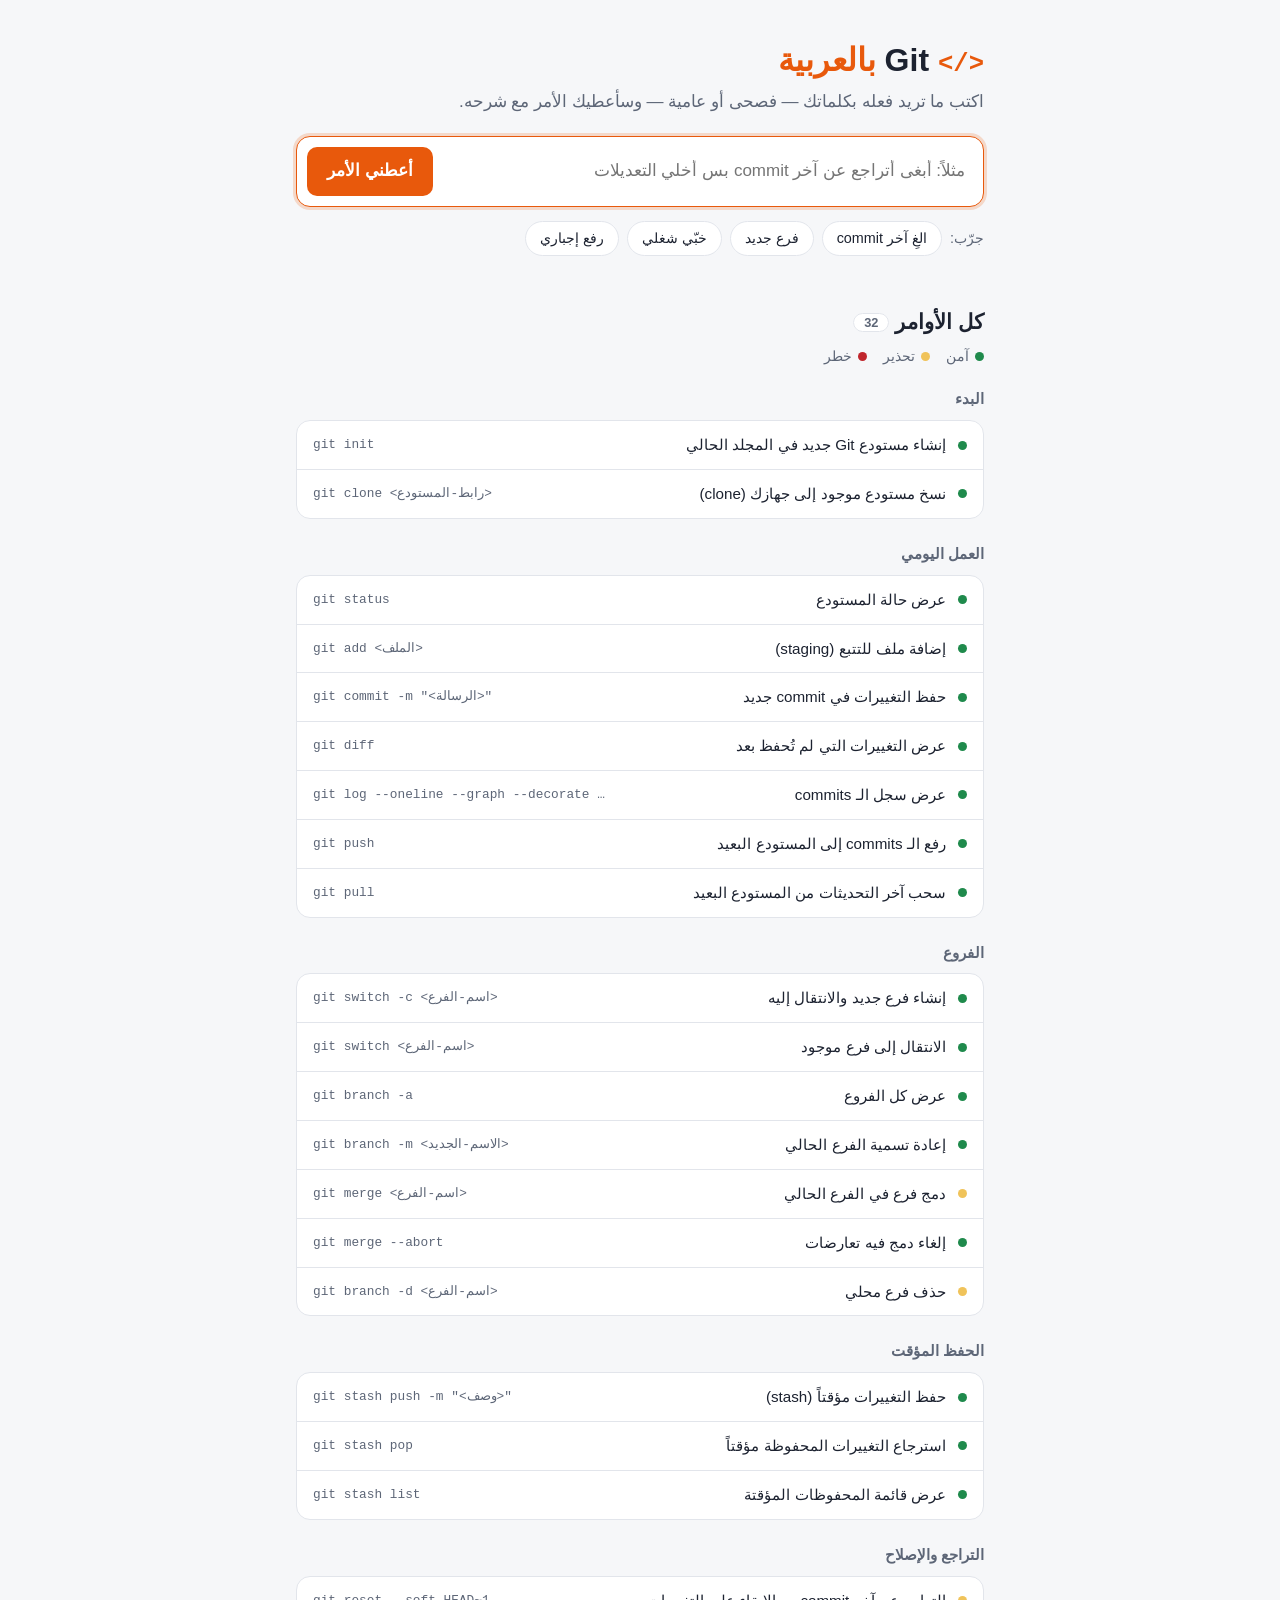
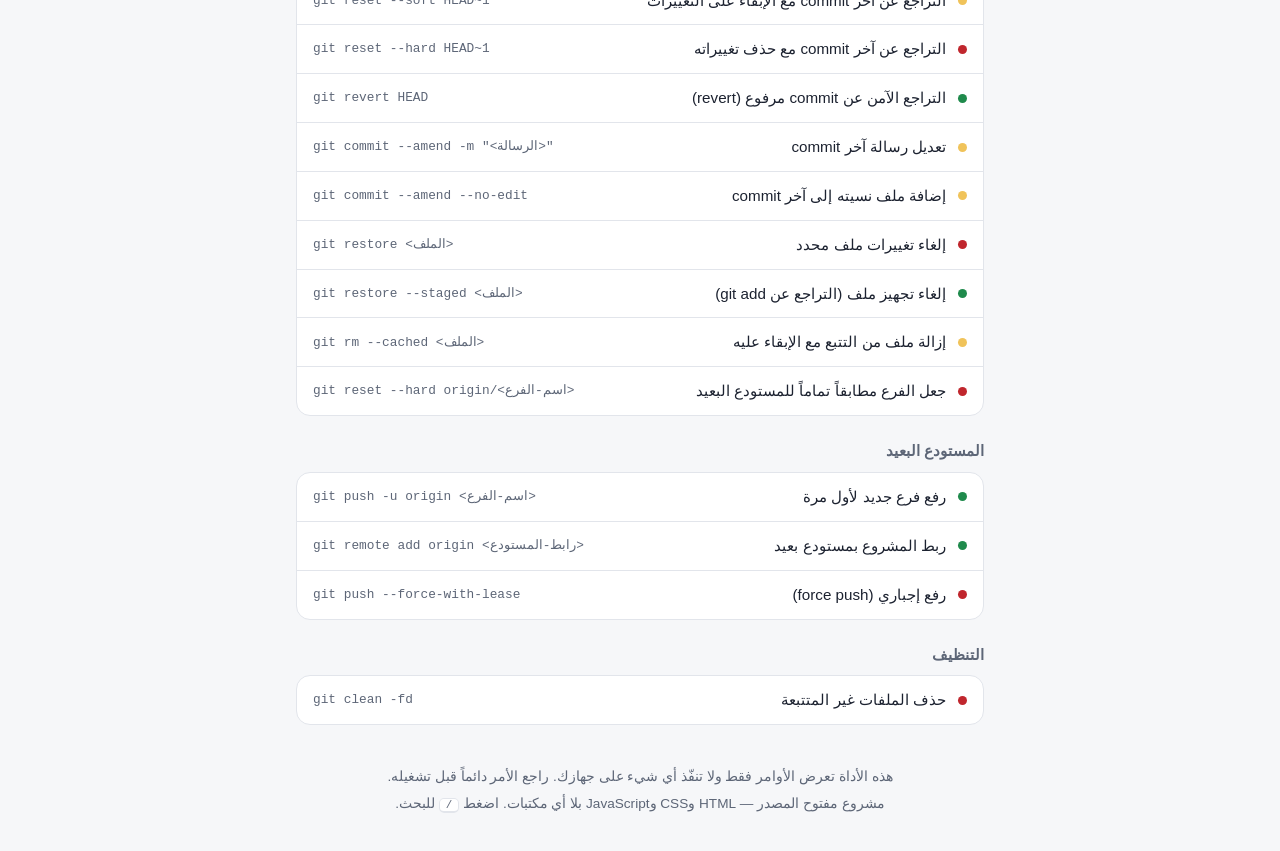
<file: index.html>
<!doctype html>
<html lang="ar" dir="rtl">
<head>
  <meta charset="utf-8">
  <meta name="viewport" content="width=device-width, initial-scale=1">
  <title>Git بالعربية — اكتب ما تريد واحصل على الأمر</title>
  <meta name="description" content="اكتب بالعربية — فصحى أو عامية — ما تريد فعله في Git، واحصل على الأمر الصحيح مع شرح مختصر وتحذير إن كان خطيراً.">
  <meta name="theme-color" content="#e8590c">

  <!-- معاينة الرابط في LinkedIn وغيره (تحتاج روابط كاملة) -->
  <link rel="canonical" href="https://alikhalid333444-stack.github.io/git-arabic/">
  <meta property="og:type" content="website">
  <meta property="og:locale" content="ar_AR">
  <meta property="og:title" content="Git بالعربية">
  <meta property="og:description" content="اكتب ما تريد فعله في Git بالعربية — فصحى أو عامية — واحصل على الأمر مع شرحه وتحذير إن كان خطيراً.">
  <meta property="og:image" content="https://alikhalid333444-stack.github.io/git-arabic/og-image.png">
  <meta property="og:image:width" content="1200">
  <meta property="og:image:height" content="627">
  <meta property="og:url" content="https://alikhalid333444-stack.github.io/git-arabic/">
  <meta name="twitter:card" content="summary_large_image">

  <link rel="icon" href="data:image/svg+xml,%3Csvg xmlns='http://www.w3.org/2000/svg' viewBox='0 0 64 64'%3E%3Crect width='64' height='64' rx='14' fill='%23e8590c'/%3E%3Ccircle cx='22' cy='18' r='6' fill='white'/%3E%3Ccircle cx='22' cy='46' r='6' fill='white'/%3E%3Ccircle cx='44' cy='28' r='6' fill='white'/%3E%3Cpath d='M22 24v16M44 34c0 8-10 8-18 10' stroke='white' stroke-width='4' fill='none'/%3E%3C/svg%3E">
  <link rel="stylesheet" href="style.css">
</head>
<body>
  <main class="wrap">
    <header class="site-head">
      <h1><span class="logo" aria-hidden="true">&lt;/&gt;</span> Git <span class="accent">بالعربية</span></h1>
      <p class="muted">اكتب ما تريد فعله بكلماتك — فصحى أو عامية — وسأعطيك الأمر مع شرحه.</p>
    </header>

    <form id="ask-form" class="card ask" autocomplete="off">
      <label for="query" class="sr-only">ماذا تريد أن تفعل؟</label>
      <input id="query" type="text" placeholder="مثلاً: أبغى أتراجع عن آخر commit بس أخلي التعديلات" autofocus>
      <button type="submit" class="primary">أعطني الأمر</button>
    </form>

    <div id="examples" class="examples" aria-label="أمثلة">
      <span class="muted">جرّب:</span>
      <button type="button" class="chip" data-example="لا تحذف تعديلاتي بس الغي آخر كوميت">الغِ آخر commit</button>
      <button type="button" class="chip" data-example="اعمل فرع جديد اسمه feature-login">فرع جديد</button>
      <button type="button" class="chip" data-example="خبي شغلي على جنب شوي">خبّي شغلي</button>
      <button type="button" class="chip" data-example="ابي ارفع غصب على السيرفر">رفع إجباري</button>
    </div>

    <section id="output" aria-live="polite" hidden></section>

    <section class="catalog-section" aria-labelledby="catalog-title">
      <h2 id="catalog-title">كل الأوامر <span class="count" id="command-count"></span></h2>
      <p class="muted legend">
        <span><span class="dot dot-safe"></span> آمن</span>
        <span><span class="dot dot-warning"></span> تحذير</span>
        <span><span class="dot dot-danger"></span> خطر</span>
      </p>
      <div id="catalog" class="catalog"></div>
    </section>

    <footer class="site-foot muted">
      <p>هذه الأداة تعرض الأوامر فقط ولا تنفّذ أي شيء على جهازك. راجع الأمر دائماً قبل تشغيله.</p>
      <p>مشروع مفتوح المصدر — HTML وCSS وJavaScript بلا أي مكتبات. اضغط <kbd>/</kbd> للبحث.</p>
    </footer>
  </main>
  <script src="app.js"></script>
</body>
</html>
</file>
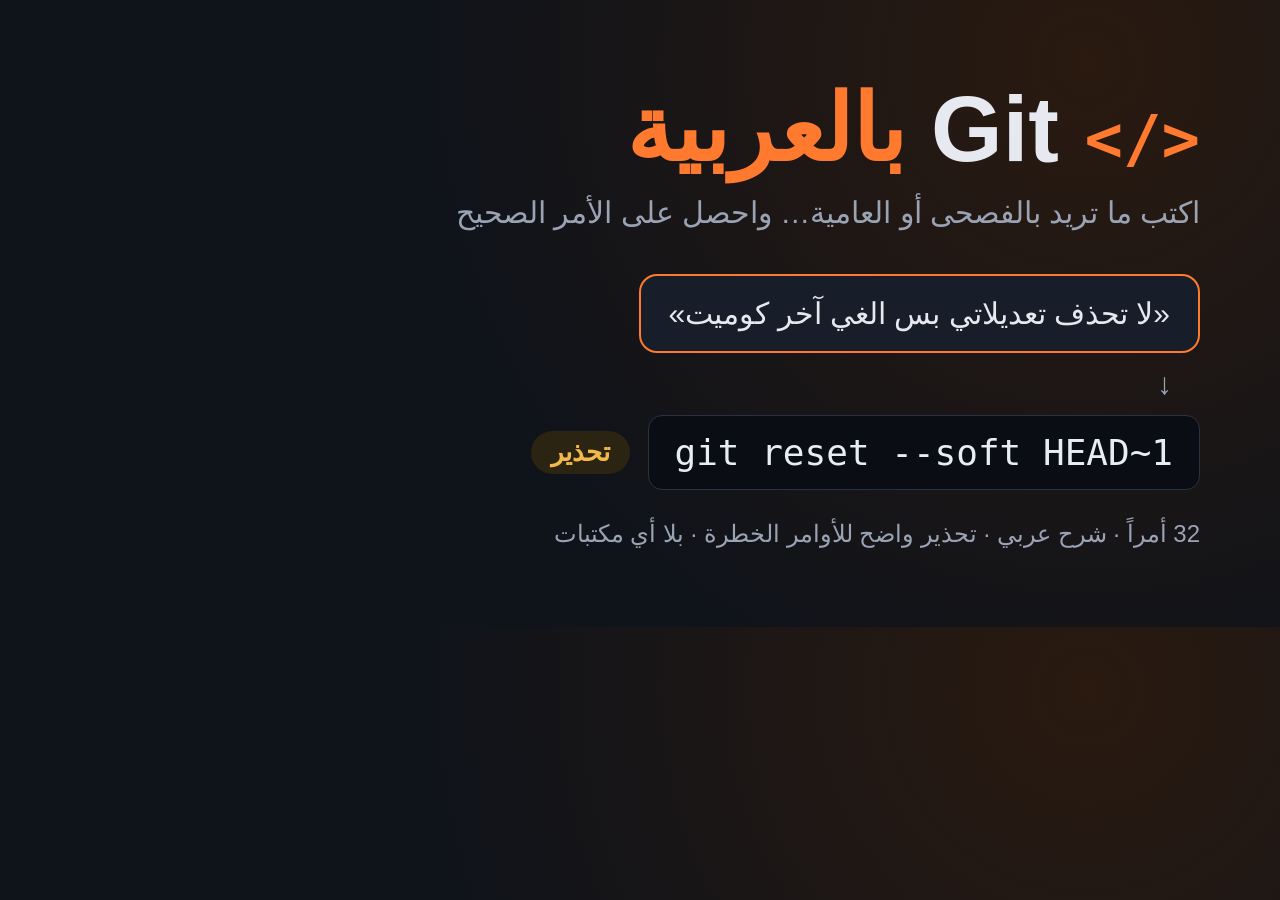
<file: social/og.html>
<!doctype html>
<html lang="ar" dir="rtl">
<head>
<meta charset="utf-8">
<title>og-image</title>
<!-- مصدر صورة المعاينة og-image.png (1200×627). أعد توليدها بالأمر الموجود في README. -->
<style>
  html, body { margin: 0; }
  body {
    width: 1200px; height: 627px; overflow: hidden;
    background: radial-gradient(circle at 85% 10%, #2a1a10 0%, #0f131a 55%);
    color: #e6e9ef;
    font-family: "Segoe UI", "Noto Sans Arabic", Tahoma, sans-serif;
    display: flex; flex-direction: column; justify-content: center;
    padding: 0 80px; box-sizing: border-box;
  }
  h1 { font-size: 92px; margin: 0; line-height: 1.1; }
  h1 .accent { color: #ff7a2f; }
  h1 .logo { font-family: Consolas, monospace; color: #ff7a2f; font-size: 64px; direction: ltr; display: inline-block; }
  .sub { font-size: 30px; color: #9aa3b4; margin: 14px 0 44px; }
  .ask {
    background: #181e29; border: 2px solid #ff7a2f; border-radius: 18px;
    font-size: 30px; padding: 20px 28px; width: fit-content; max-width: 100%;
  }
  .arrow { font-size: 30px; color: #9aa3b4; margin: 14px 28px; }
  .result { display: flex; gap: 18px; align-items: center; }
  code {
    font-family: "Cascadia Code", Consolas, monospace; direction: ltr;
    background: #0a0d13; color: #e8edf5; border: 1px solid #2a3242;
    font-size: 36px; padding: 16px 26px; border-radius: 14px;
  }
  .badge { font-size: 26px; font-weight: 700; padding: 6px 20px; border-radius: 999px; }
  .warn { background: #2c2412; color: #f2b84b; }
  .note { font-size: 24px; color: #9aa3b4; margin-top: 30px; }
</style>
</head>
<body>
  <h1><span class="logo">&lt;/&gt;</span> Git <span class="accent">بالعربية</span></h1>
  <div class="sub">اكتب ما تريد بالفصحى أو العامية… واحصل على الأمر الصحيح</div>
  <div class="ask">«لا تحذف تعديلاتي بس الغي آخر كوميت»</div>
  <div class="arrow">↓</div>
  <div class="result"><code>git reset --soft HEAD~1</code><span class="badge warn">تحذير</span></div>
  <div class="note">32 أمراً · شرح عربي · تحذير واضح للأوامر الخطرة · بلا أي مكتبات</div>
</body>
</html>
</file>
<file: style.css>
:root {
  --bg: #f6f7f9;
  --surface: #ffffff;
  --text: #1c2230;
  --muted: #5d6677;
  --border: #e2e5eb;
  --accent: #e8590c;
  --accent-hover: #c94c08;
  --code-bg: #161b26;
  --code-text: #e8edf5;

  --safe: #1f8a4c;
  --safe-bg: #e6f5ec;
  --warn: #9a6200;
  --warn-bg: #fff4dc;
  --warn-border: #f0c35a;
  --danger: #c0262d;
  --danger-bg: #fde8e8;
  --danger-border: #e9686d;

  --radius: 14px;
  --font: "Segoe UI", "Noto Sans Arabic", "Noto Naskh Arabic", Tahoma, "Geeza Pro", sans-serif;
  --mono: "Cascadia Mono", Consolas, "SF Mono", Menlo, "Segoe UI", Tahoma, monospace;
}

code, kbd { font-variant-ligatures: none; }

@media (prefers-color-scheme: dark) {
  :root {
    --bg: #0f131a;
    --surface: #181e29;
    --text: #e6e9ef;
    --muted: #9aa3b4;
    --border: #2a3242;
    --accent: #ff7a2f;
    --accent-hover: #ff9152;
    --code-bg: #0a0d13;
    --safe: #4cc47f;
    --safe-bg: #15291e;
    --warn: #f2b84b;
    --warn-bg: #2c2412;
    --warn-border: #7a5c1c;
    --danger: #ff6b70;
    --danger-bg: #331619;
    --danger-border: #8f2f34;
  }
}

* { box-sizing: border-box; }

body {
  margin: 0;
  background: var(--bg);
  color: var(--text);
  font-family: var(--font);
  font-size: 17px;
  line-height: 1.7;
}

.wrap {
  max-width: 720px;
  margin: 0 auto;
  padding: 40px 16px 32px;
}

.site-head { margin-bottom: 20px; }
.site-head h1 { margin: 0; font-size: 2rem; line-height: 1.3; }
.site-head p { margin: 6px 0 0; }
.logo {
  display: inline-block;
  font-family: var(--mono);
  font-size: 0.8em;
  color: var(--accent);
  direction: ltr;
}
.accent { color: var(--accent); }
.muted { color: var(--muted); }
.sr-only {
  position: absolute; width: 1px; height: 1px; overflow: hidden;
  clip: rect(0 0 0 0); white-space: nowrap;
}

.card {
  background: var(--surface);
  border: 1px solid var(--border);
  border-radius: var(--radius);
  padding: 18px;
}

/* حقل السؤال */
.ask { display: flex; gap: 10px; padding: 10px; }
.ask input {
  flex: 1;
  min-width: 0;
  font: inherit;
  color: var(--text);
  background: transparent;
  border: 0;
  padding: 10px 8px;
  outline: none;
}
.ask:focus-within { border-color: var(--accent); box-shadow: 0 0 0 3px color-mix(in srgb, var(--accent) 20%, transparent); }

button { font: inherit; cursor: pointer; }
.primary {
  background: var(--accent);
  color: #fff;
  border: 0;
  border-radius: 10px;
  padding: 10px 20px;
  font-weight: 600;
  white-space: nowrap;
}
.primary:hover { background: var(--accent-hover); }

.examples, .chips { display: flex; flex-wrap: wrap; gap: 8px; align-items: center; }
.examples { margin: 14px 0 24px; font-size: 0.9rem; }
.chip {
  background: var(--surface);
  color: var(--text);
  border: 1px solid var(--border);
  border-radius: 999px;
  padding: 4px 14px;
  font-size: 0.9rem;
}
.chip:hover { border-color: var(--accent); color: var(--accent); }

/* النتيجة */
.result { border-inline-start: 5px solid var(--safe); }
.result.danger-warning { border-inline-start-color: var(--warn-border); }
.result.danger-danger { border-inline-start-color: var(--danger); }

.result-head { display: flex; justify-content: space-between; align-items: flex-start; gap: 12px; }
.result-head h2, .notfound h2 { margin: 0 0 12px; font-size: 1.2rem; line-height: 1.5; }

.badge {
  flex-shrink: 0;
  font-size: 0.85rem;
  font-weight: 700;
  border-radius: 999px;
  padding: 2px 12px;
}
.badge-safe { color: var(--safe); background: var(--safe-bg); }
.badge-warning { color: var(--warn); background: var(--warn-bg); }
.badge-danger { color: #fff; background: var(--danger); }

.code-row { display: flex; gap: 8px; align-items: stretch; }
.command {
  flex: 1;
  min-width: 0;
  display: block;
  background: var(--code-bg);
  color: var(--code-text);
  font-family: var(--mono);
  font-size: 0.95rem;
  padding: 12px 14px;
  border-radius: 10px;
  overflow-x: auto;
  white-space: pre;
  text-align: left;
  unicode-bidi: plaintext;
}
.notfound .command { margin-top: 8px; }
.copy-btn {
  background: transparent;
  color: var(--text);
  border: 1px solid var(--border);
  border-radius: 10px;
  padding: 0 16px;
  white-space: nowrap;
}
.copy-btn:hover { border-color: var(--accent); color: var(--accent); }
.copy-btn.copied { color: var(--safe); border-color: var(--safe); }

code.inline {
  font-family: var(--mono);
  font-size: 0.85em;
  background: color-mix(in srgb, var(--text) 8%, transparent);
  padding: 1px 6px;
  border-radius: 6px;
  white-space: nowrap;
  unicode-bidi: isolate;
}

.hint { font-size: 0.85rem; color: var(--muted); margin: 6px 0 0; }
.explanation { margin: 14px 0 0; }

.warning-box {
  margin-top: 14px;
  padding: 12px 14px;
  border-radius: 10px;
  border: 1px solid;
  font-size: 0.95rem;
}
.warning-warning, .warning-safe { background: var(--warn-bg); border-color: var(--warn-border); }
.warning-danger { background: var(--danger-bg); border-color: var(--danger-border); color: var(--danger); font-weight: 500; }

.result-foot {
  margin-top: 16px;
  padding-top: 14px;
  border-top: 1px dashed var(--border);
  display: flex; flex-direction: column; gap: 12px; align-items: flex-start;
}
.alternatives { display: flex; flex-wrap: wrap; gap: 8px; align-items: center; font-size: 0.9rem; }
.link-btn {
  background: none;
  border: 0;
  padding: 0;
  color: var(--muted);
  font-size: 0.85rem;
}
.link-btn:hover { color: var(--accent); }
.link-btn.copied { color: var(--safe); }

#output { scroll-margin-top: 16px; }

/* كل الأوامر */
.catalog-section { margin-top: 48px; }
.catalog-section h2 { font-size: 1.3rem; margin: 0; }
.count {
  font-size: 0.8rem;
  font-weight: 600;
  color: var(--muted);
  background: var(--surface);
  border: 1px solid var(--border);
  border-radius: 999px;
  padding: 1px 10px;
  vertical-align: middle;
}
.legend { display: flex; gap: 16px; font-size: 0.85rem; margin: 6px 0 18px; }
.legend > span { display: inline-flex; align-items: center; gap: 6px; }

.dot { display: inline-block; width: 9px; height: 9px; border-radius: 50%; flex-shrink: 0; }
.dot-safe { background: var(--safe); }
.dot-warning { background: var(--warn-border); }
.dot-danger { background: var(--danger); }

.catalog { display: grid; gap: 22px; }
.catalog-group h3 { font-size: 0.95rem; color: var(--muted); margin: 0 0 8px; font-weight: 600; }
.catalog-list {
  list-style: none;
  margin: 0;
  padding: 0;
  background: var(--surface);
  border: 1px solid var(--border);
  border-radius: var(--radius);
  overflow: hidden;
}
.catalog-list li + li { border-top: 1px solid var(--border); }
.catalog-item {
  width: 100%;
  display: flex;
  align-items: center;
  gap: 12px;
  background: none;
  border: 0;
  color: var(--text);
  text-align: start;
  padding: 11px 16px;
  font-size: 0.95rem;
}
.catalog-item:hover { background: color-mix(in srgb, var(--accent) 7%, transparent); }
.catalog-title { flex: 1; min-width: 0; }
.catalog-item code {
  font-family: var(--mono);
  font-size: 0.8rem;
  color: var(--muted);
  white-space: nowrap;
  overflow: hidden;
  text-overflow: ellipsis;
  max-width: 45%;
}

kbd {
  font-family: var(--mono);
  font-size: 0.8em;
  border: 1px solid var(--border);
  border-bottom-width: 2px;
  border-radius: 5px;
  padding: 0 6px;
  background: var(--surface);
}

.site-foot { margin-top: 40px; font-size: 0.85rem; text-align: center; }
.site-foot p { margin: 4px 0; }

.ask input:focus-visible { outline: none; }
button:focus-visible { outline: 2px solid var(--accent); outline-offset: 2px; }

@media (max-width: 520px) {
  body { font-size: 16px; }
  .wrap { padding-top: 24px; }
  .site-head h1 { font-size: 1.6rem; }
  .ask { flex-direction: column; }
  .primary { width: 100%; padding: 12px; }
  .code-row { flex-direction: column; }
  .copy-btn { padding: 8px; }
  .catalog-item { flex-wrap: wrap; gap: 4px 10px; }
  .catalog-item code { max-width: 100%; flex-basis: 100%; padding-inline-start: 19px; text-align: right; direction: ltr; }
}
</file>
